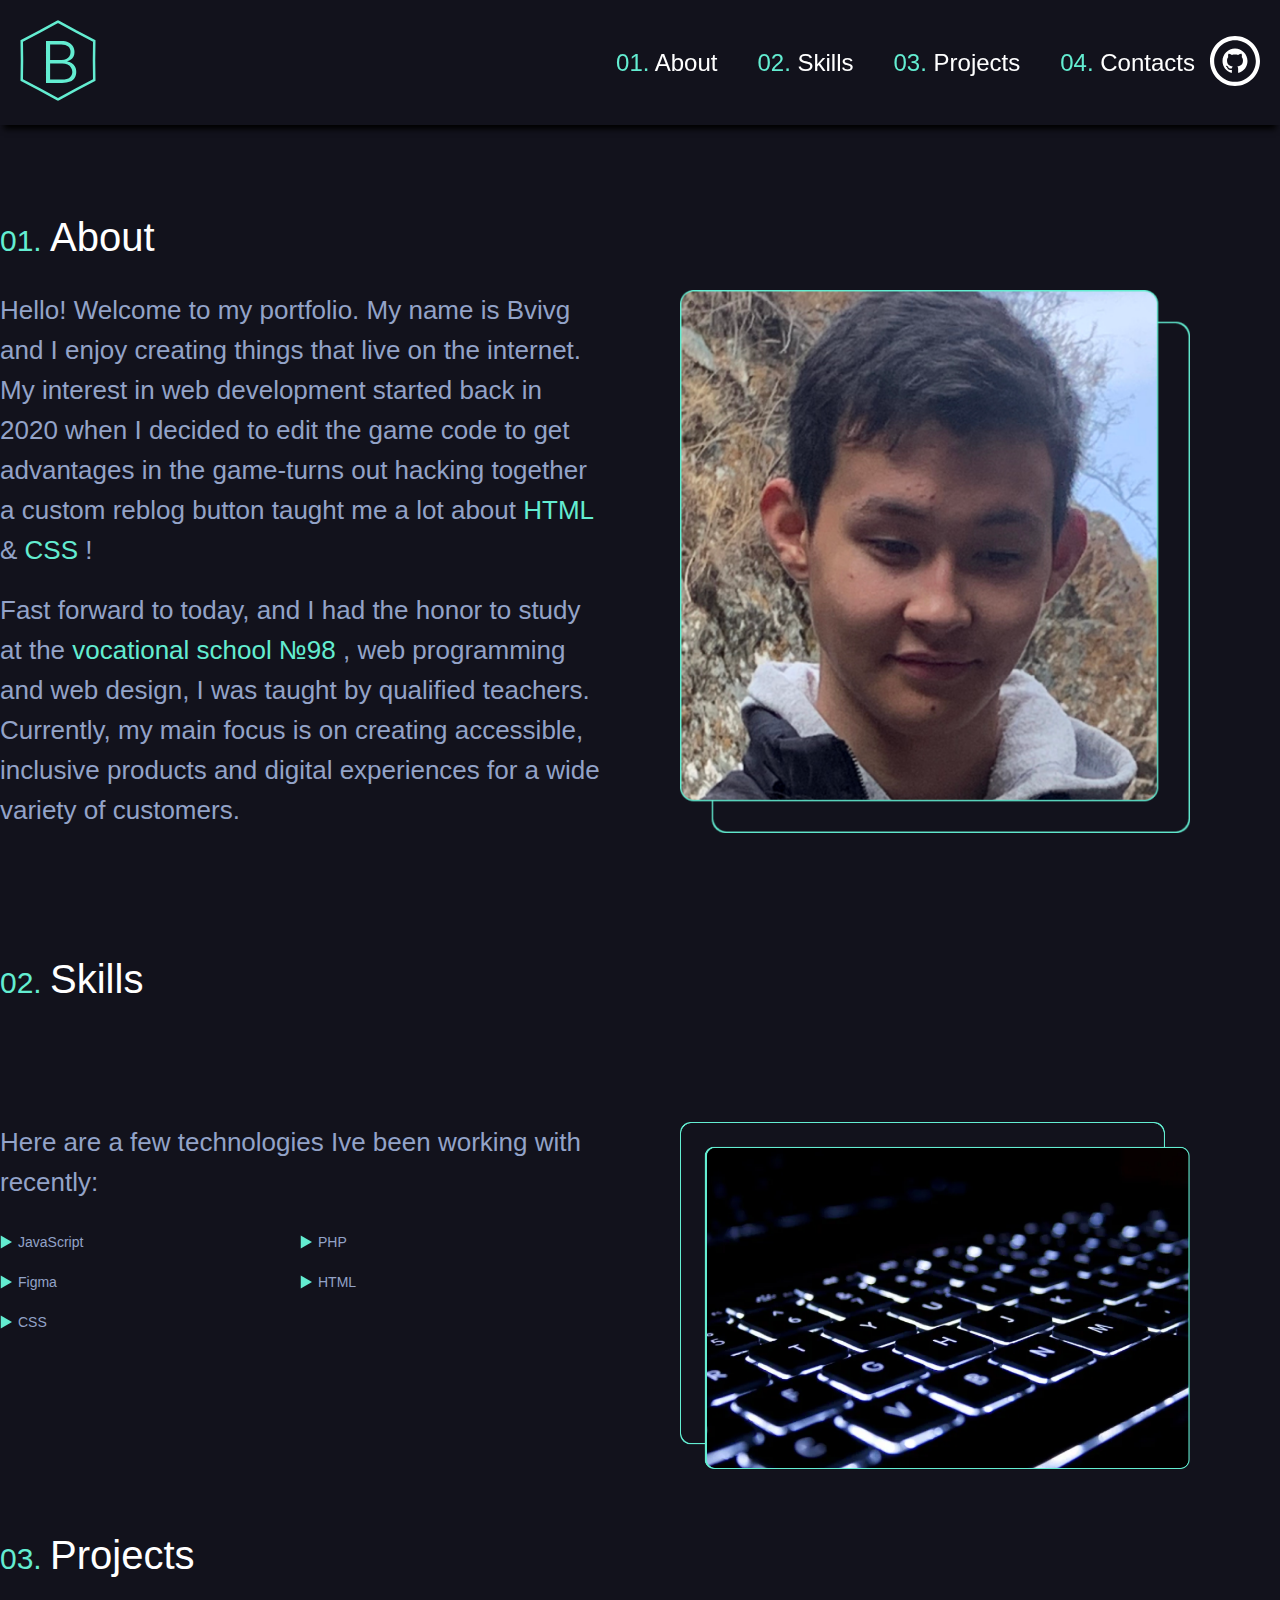
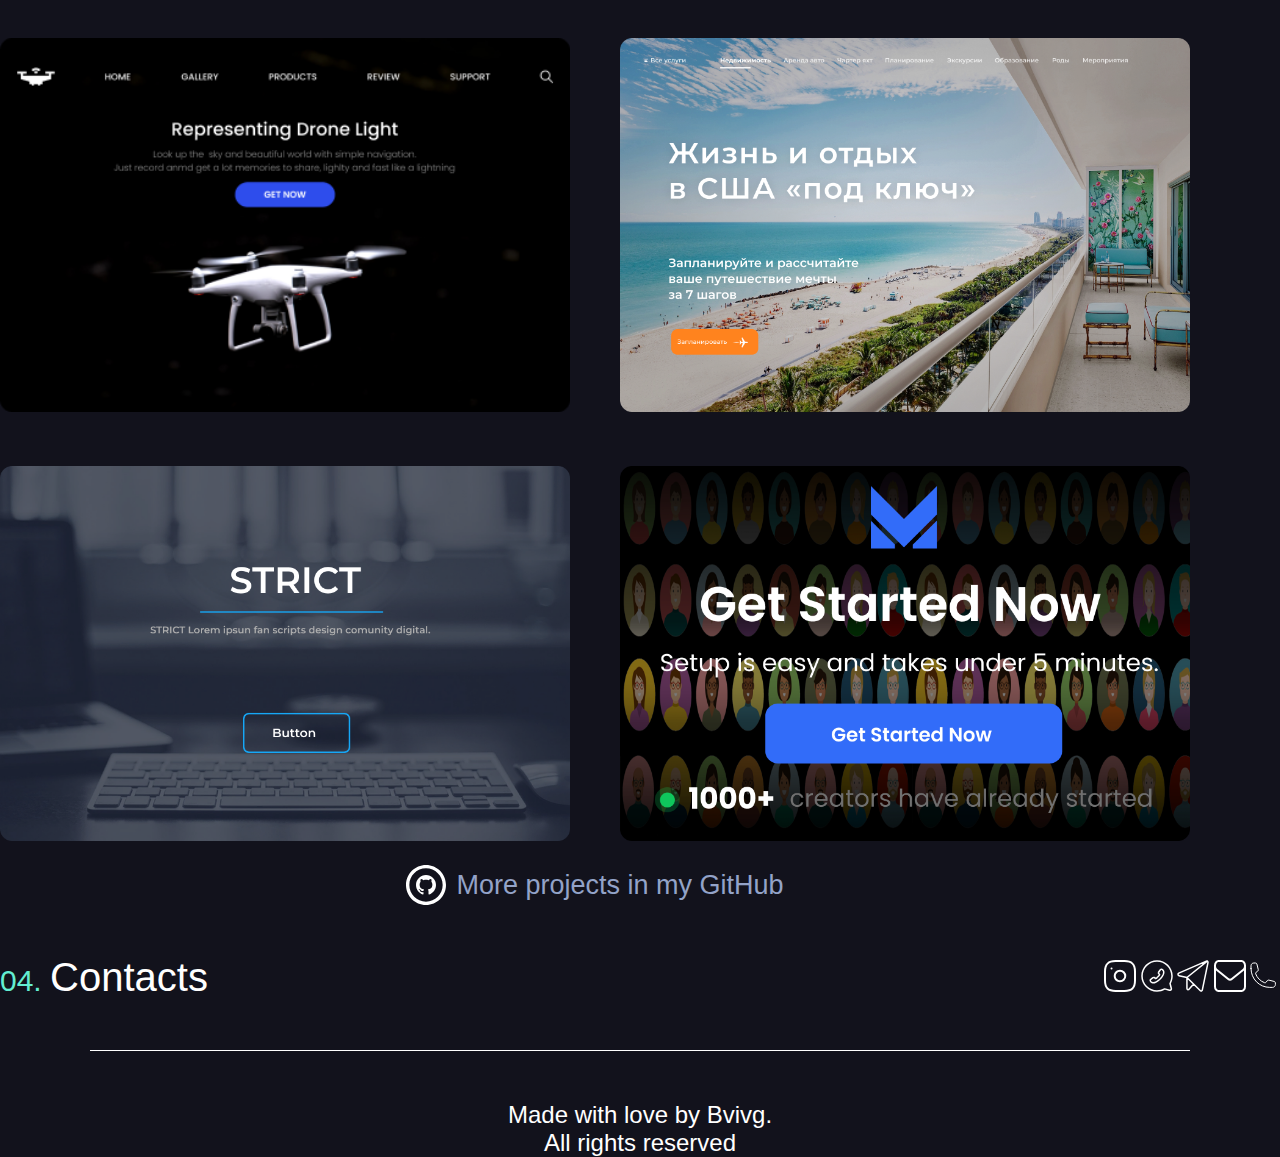
<file: index.html>
<!DOCTYPE html>
<html lang="en">

<head>
  <meta charset="UTF-8">
  <meta http-equiv="X-UA-Compatible" content="IE=edge">
  <meta name="viewport" content="width=device-width, initial-scale=1.0">
  <link rel="stylesheet" href="./assets/css/hamburger.css">
  <link rel="stylesheet" href="./assets/css/style.css">
  <link rel="website icon" type="svg" href="./assets/img/logo.svg">
  <title>Bvivg</title>
</head>

<body>

  <div class="wrapper">
    <header class="header-bg">
      <header class="header container">

        <a href="#">
          <img class="logo" src="./assets/img/logo.svg" alt="">
        </a>

        <div class="hamburger-menu">
          <span></span>
        </div>

        <nav class="nav__collapse">
          <nav class="nav">
            <a href="#about" class="nav-link">
              <span class="number">01. </span>
              <span class="word">About</span>
            </a>
            <a href="#skills" class="nav-link">
              <span class="number">02. </span>
              <span class="word">Skills</span>
            </a>
            <a href="#projects" class="nav-link">
              <span class="number">03. </span>
              <span class="word">Projects</span>
            </a>
            <a href="#contacts" class="nav-link">
              <span class="number">04. </span>
              <span class="word">Contacts</span>
            </a>
          </nav>
          <a href="https://github.com/Bvivg" class="button">
            <img src="./assets/img/github.svg" alt="">
          </a>
        </nav>

      </header>
    </header>
    <section class="about container" id="about">
      <span class="block-title">
        <span class="title-number">01. </span>
        <span class="title-word">About</span>
      </span>
      <div class="about-block">
        <div class="about-block-desc">
          <p>
            Hello! Welcome to my portfolio. My name is Bvivg and I enjoy creating things that live on the internet. My
            interest in
            web development started back in 2020 when I decided to edit the game code to get advantages in the
            game-turns out
            hacking together a custom reblog button taught me a lot about
            <a href="http://htmlbook.ru/" class="text-links">HTML</a>
            &
            <a href="http://www.css.ru/" class="text-links">CSS</a>
            !
          </p>
          <p>
            Fast forward to today, and I had the honor to study at the <a href="https://www.pls98.kg/"
              class="text-links">vocational school №98</a> , web programming and web design, I
            was taught by qualified teachers. Currently, my main focus is on creating accessible, inclusive products and
            digital
            experiences for a wide variety of customers.
          </p>
        </div>
        <div class="about-block-photo">
          <img src="./assets/img/me.png" alt="">
        </div>
      </div>
    </section>

    <section class="skills container" id="skills">
      <span class="block-title">
        <span class="title-number">02. </span>
        <span class="title-word">Skills</span>
      </span>
      <div class="skills-block">
        <div class="skills-block-desc">
          <p>
            Here are a few technologies Ive been working with recently:
          </p>
          <div class="skills-block-desc-links">
            <a href="https://www.javascript.com/">
              <svg width="13" height="14" viewBox="0 0 13 14" fill="none" xmlns="http://www.w3.org/2000/svg">
                <path d="M12.0077 7.00793L0.750788 13.4912L0.764565 0.500811L12.0077 7.00793Z" fill="#63EDD1" />
              </svg>
              JavaScript
            </a>
            <a href="https://www.php.net/">
              <svg width="13" height="14" viewBox="0 0 13 14" fill="none" xmlns="http://www.w3.org/2000/svg">
                <path d="M12.0077 7.00793L0.750788 13.4912L0.764565 0.500811L12.0077 7.00793Z" fill="#63EDD1" />
              </svg>
              PHP
            </a>
            <a href="https://figma.com">
              <svg width="13" height="14" viewBox="0 0 13 14" fill="none" xmlns="http://www.w3.org/2000/svg">
                <path d="M12.0077 7.00793L0.750788 13.4912L0.764565 0.500811L12.0077 7.00793Z" fill="#63EDD1" />
              </svg>
              Figma
            </a>
            <a href="http://htmlbook.ru/">
              <svg width="13" height="14" viewBox="0 0 13 14" fill="none" xmlns="http://www.w3.org/2000/svg">
                <path d="M12.0077 7.00793L0.750788 13.4912L0.764565 0.500811L12.0077 7.00793Z" fill="#63EDD1" />
              </svg>
              HTML
            </a>
            <a href="http://www.css.ru/">
              <svg width="13" height="14" viewBox="0 0 13 14" fill="none" xmlns="http://www.w3.org/2000/svg">
                <path d="M12.0077 7.00793L0.750788 13.4912L0.764565 0.500811L12.0077 7.00793Z" fill="#63EDD1" />
              </svg>
              CSS
            </a>
          </div>

        </div>
        <div class="skills-block-photo">
          <img src="./assets/img/keyboard.png" alt="">
        </div>
      </div>
    </section>

    <section class="project container" id="projects">
      <span class="block-title">
        <span class="title-number">03. </span>
        <span class="title-word">Projects</span>
      </span>
      <div class="project-block">
        <div class="project-block-center">
          <div class="project-block-cards">
            <a href="https://bvivg.github.io/Autodrone/" class="project-block-cards-image"><img
                src="./assets/img/autodrone.png" alt=""></a>
            <a href="https://bvivg.github.io/Exam/" class="project-block-cards-image"><img src="./assets/img/exam.png"
                alt=""></a>
            <a href="https://bvivg.github.io/Strict/" class="project-block-cards-image"><img
                src="./assets/img/strict.png" alt=""></a>
            <a href="https://bvivg.github.io/Marico/" class="project-block-cards-image"><img
                src="./assets/img/marico.png" alt=""></a>
          </div>
          <a class="github-link" href="https://github.com/Bvivg?tab=repositories">
            <img src="./assets/img/github.svg" alt="">
            More projects in my GitHub
          </a>
        </div>

      </div>
    </section>

    <section class="contacts container" id="contacts">
      
      <span class="block-title">
        <span class="title-number">04. </span>
        <span class="title-word">Contacts</span>
      </span>
      <div>
        <a href="https://instagram.com/bvivg_?igshid=ZDdkNTZiNTM="><img src="./assets/img/instagram.svg" alt=""></a>
        <a href="https://api.whatsapp.com/send?phone=996551356350"><img src="./assets/img/whatsapp.svg" alt=""></a>
        <a href="https://xn--80affa3aj0al.xn--80asehdb/#-1896868184"><img src="./assets/img/telegram.svg" alt=""></a>
        <a href="mailto:tatytygulovbatyrbek19@gmail.com"><img src="./assets/img/mail.svg" alt=""></a>
        <a href="tel:+996551356350"><img src="./assets/img/tel.svg" alt=""></a>
      </div>
    </section>

    <img class="line container" src="./assets/img/line.svg" alt="">
    <footer class="footer">
      <span>Made with love by Bvivg.</span>
      <span>All rights reserved</span>
      
    </footer>
  </div>


  <script src="./assets/js/script.js"></script>
</body>

</html>
</file>
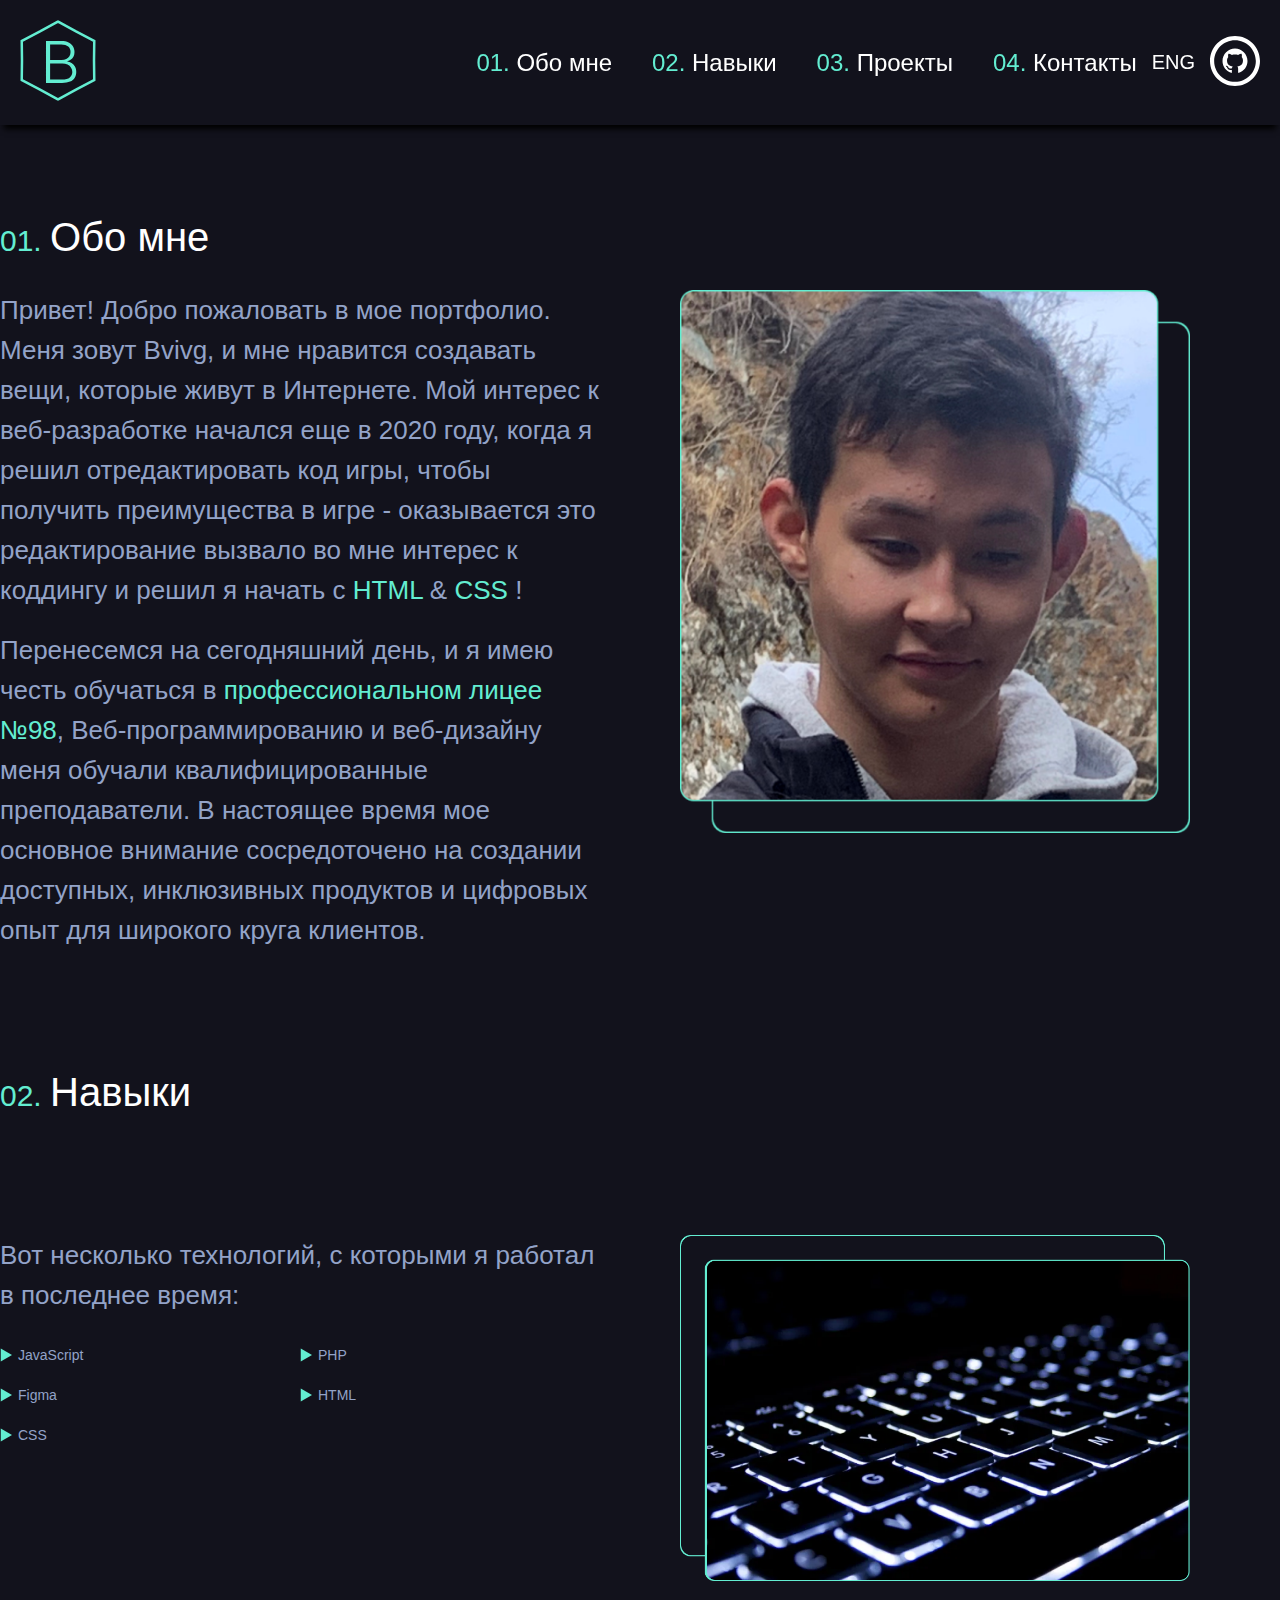
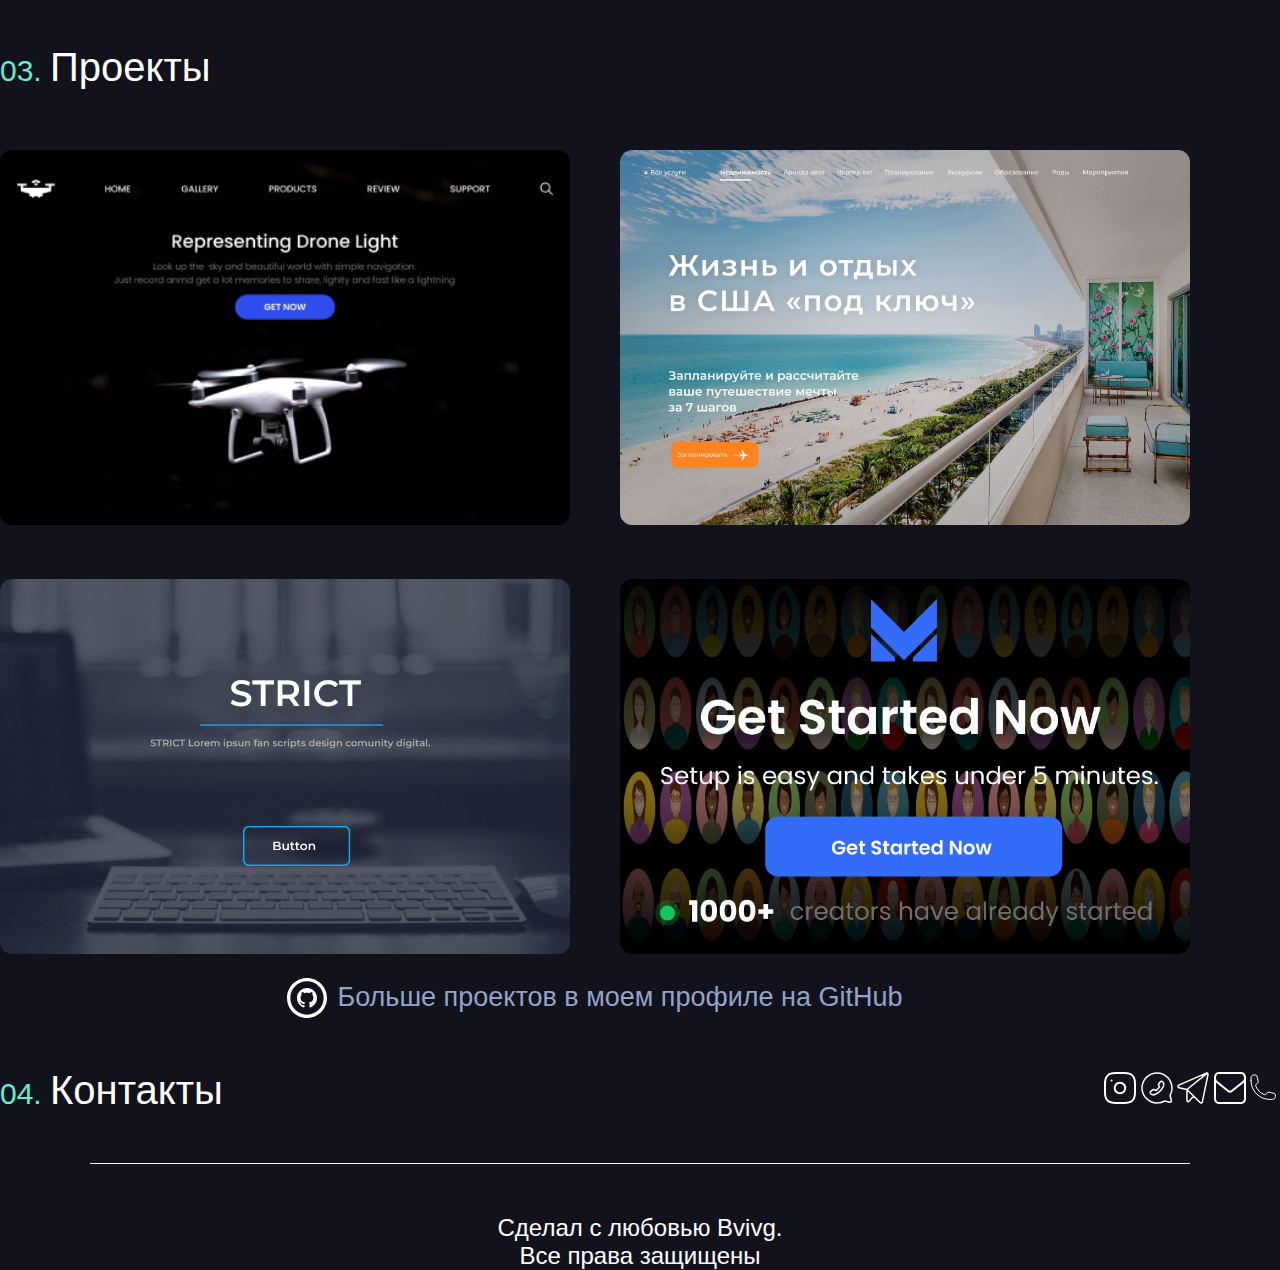
<file: index-ru.html>
<!DOCTYPE html>
<html lang="en">

<head>
  <meta charset="UTF-8">
  <meta http-equiv="X-UA-Compatible" content="IE=edge">
  <meta name="viewport" content="width=device-width, initial-scale=1.0">
  <link rel="stylesheet" href="./assets/css/hamburger.css">
  <link rel="stylesheet" href="./assets/css/style.css">
  <link rel="website icon" type="svg" href="./assets/img/logo.svg">
  <title>Bvivg</title>
</head>

<body>

  <div class="wrapper">
    <header class="header-bg">
      <header class="header container">

        <a href="#">
          <img class="logo" src="./assets/img/logo.svg" alt="">
        </a>

        <div class="hamburger-menu">
          <span></span>
        </div>

        <nav class="nav__collapse">
          <nav class="nav">
            <a href="#about" class="nav-link">
              <span class="number">01. </span>
              <span class="word">Обо мне</span>
            </a>
            <a href="#skills" class="nav-link">
              <span class="number">02. </span>
              <span class="word">Навыки</span>
            </a>
            <a href="#projects" class="nav-link">
              <span class="number">03. </span>
              <span class="word">Проекты</span>
            </a>
            <a href="#contacts" class="nav-link">
              <span class="number">04. </span>
              <span class="word">Контакты</span>
            </a>
          </nav>
          <a href="./index.html" style="font-size: 20px; color: #FFF;">ENG</a>
          <a href="https://github.com/Bvivg" class="button">
            <img src="./assets/img/github.svg" alt="">
          </a>
        </nav>

      </header>
    </header>
    <section class="about container" id="about">
      <span class="block-title">
        <span class="title-number">01. </span>
        <span class="title-word">Обо мне</span>
      </span>
      <div class="about-block">
        <div class="about-block-desc">
          <p>
          Привет! Добро пожаловать в мое портфолио. Меня зовут Bvivg, и мне нравится создавать вещи, которые живут в Интернете.
          Мой
          интерес к
          веб-разработке начался еще в 2020 году, когда я решил отредактировать код игры, чтобы получить преимущества в
          игре - оказывается
          это редактирование вызвало во мне интерес к коддингу и решил я начать с 
            <a href="http://htmlbook.ru/" class="text-links">HTML</a>
            &
            <a href="http://www.css.ru/" class="text-links">CSS</a>
            !
          </p>
          <p>
            Перенесемся на сегодняшний день, и я имею честь обучаться в <a href="https://www.pls98.kg/" class="text-links">
              профессиональном лицее №98</a>, Веб-программированию и веб-дизайну меня
            обучали квалифицированные преподаватели. В настоящее время мое основное внимание сосредоточено на создании доступных,
            инклюзивных продуктов и
            цифровых
            опыт для широкого круга клиентов.
          </p>
        </div>
        <div class="about-block-photo">
          <img src="./assets/img/me.png" alt="">
        </div>
      </div>
    </section>

    <section class="skills container" id="skills">
      <span class="block-title">
        <span class="title-number">02. </span>
        <span class="title-word">Навыки</span>
      </span>
      <div class="skills-block">
        <div class="skills-block-desc">
          <p>
            Вот несколько технологий, с которыми я работал в последнее время:
          </p>
          <div class="skills-block-desc-links">
            <a href="https://www.javascript.com/">
              <svg width="13" height="14" viewBox="0 0 13 14" fill="none" xmlns="http://www.w3.org/2000/svg">
                <path d="M12.0077 7.00793L0.750788 13.4912L0.764565 0.500811L12.0077 7.00793Z" fill="#63EDD1" />
              </svg>
              JavaScript
            </a>
            <a href="https://www.php.net/">
              <svg width="13" height="14" viewBox="0 0 13 14" fill="none" xmlns="http://www.w3.org/2000/svg">
                <path d="M12.0077 7.00793L0.750788 13.4912L0.764565 0.500811L12.0077 7.00793Z" fill="#63EDD1" />
              </svg>
              PHP
            </a>
            <a href="https://figma.com">
              <svg width="13" height="14" viewBox="0 0 13 14" fill="none" xmlns="http://www.w3.org/2000/svg">
                <path d="M12.0077 7.00793L0.750788 13.4912L0.764565 0.500811L12.0077 7.00793Z" fill="#63EDD1" />
              </svg>
              Figma
            </a>
            <a href="http://htmlbook.ru/">
              <svg width="13" height="14" viewBox="0 0 13 14" fill="none" xmlns="http://www.w3.org/2000/svg">
                <path d="M12.0077 7.00793L0.750788 13.4912L0.764565 0.500811L12.0077 7.00793Z" fill="#63EDD1" />
              </svg>
              HTML
            </a>
            <a href="http://www.css.ru/">
              <svg width="13" height="14" viewBox="0 0 13 14" fill="none" xmlns="http://www.w3.org/2000/svg">
                <path d="M12.0077 7.00793L0.750788 13.4912L0.764565 0.500811L12.0077 7.00793Z" fill="#63EDD1" />
              </svg>
              CSS
            </a>
          </div>

        </div>
        <div class="skills-block-photo">
          <img src="./assets/img/keyboard.png" alt="">
        </div>
      </div>
    </section>

    <section class="project container" id="projects">
      <span class="block-title">
        <span class="title-number">03. </span>
        <span class="title-word">Проекты</span>
      </span>
      <div class="project-block">
        <div class="project-block-center">
          <div class="project-block-cards">
            <a href="https://bvivg.github.io/Autodrone/" class="project-block-cards-image"><img
                src="./assets/img/autodrone.png" alt=""></a>
            <a href="https://bvivg.github.io/Exam/" class="project-block-cards-image"><img src="./assets/img/exam.png"
                alt=""></a>
            <a href="https://bvivg.github.io/Strict/" class="project-block-cards-image"><img
                src="./assets/img/strict.png" alt=""></a>
            <a href="https://bvivg.github.io/Marico/" class="project-block-cards-image"><img
                src="./assets/img/marico.png" alt=""></a>
          </div>
          <a class="github-link" href="https://github.com/Bvivg?tab=repositories">
            <img src="./assets/img/github.svg" alt="">
            Больше проектов в моем профиле на GitHub
          </a>
        </div>

      </div>
    </section>

    <section class="contacts container" id="contacts">

      <span class="block-title">
        <span class="title-number">04. </span>
        <span class="title-word">Контакты</span>
      </span>
      <div>
        <a href="https://instagram.com/bvivg_?igshid=ZDdkNTZiNTM="><img src="./assets/img/instagram.svg" alt=""></a>
        <a href="https://api.whatsapp.com/send?phone=996551356350"><img src="./assets/img/whatsapp.svg" alt=""></a>
        <a href="https://xn--80affa3aj0al.xn--80asehdb/#-1896868184"><img src="./assets/img/telegram.svg" alt=""></a>
        <a href="mailto:tatytygulovbatyrbek19@gmail.com"><img src="./assets/img/mail.svg" alt=""></a>
        <a href="tel:+996551356350"><img src="./assets/img/tel.svg" alt=""></a>
      </div>
    </section>

    <img class="line container" src="./assets/img/line.svg" alt="">
    <footer class="footer">
      <span>Сделал с любовью Bvivg.</span>
      <span>Все права защищены</span>

    </footer>
  </div>


  <script src="./assets/js/script.js"></script>
</body>

</html>
</file>
<file: assets/css/hamburger.css>
.hamburger-menu {
  margin-left: auto;
  width: 24px;
  height: 24px;
  padding: 3px;
  box-sizing: border-box;
  position: relative;
  display: none;
}

.hamburger-menu span {
  display: inline-block;
  width: 100%;
  height: 0.0625rem;
  position: absolute;
  top: 11px;
  left: 0;
  right: 0;
  border-radius: 10px;
  background: #FFFFFF;
  transition: 0.6s all;
}

.hamburger-menu span::before {
  content: "";
  position: absolute;
  width: 100%;
  height: 0.0625rem;
  top: 6px;
  left: 0;
  right: 0;
  border-radius: 10px;
  background: #FFFFFF;
  transition: 0.6s all;
}

.hamburger-menu span::after {
  content: "";
  position: absolute;
  width: 100%;
  height: 0.0625rem;
  top: -6px;
  left: 0;
  right: 0;
  border-radius: 10px;
  background: #FFFFFF;
  transition: 0.6s all;
}

.hamburger-menu.is-active span {
  transform: rotate(135deg);
}

.hamburger-menu.is-active span::before {
  top: 0;
  transform: rotate(90deg);
}

.hamburger-menu.is-active span::after {
  width: 0;
  height: 0;
  top: 0;
}

@media screen and (max-width: 768px) {
  .hamburger-menu {
    display: block;
  }


  .nav__collapse {
    display: flex;
    flex-direction: column;
    transition: .6s all;
    max-height: 0;
    position: absolute;
    top: 70px;
    overflow: hidden;
    font-size: 20px;
    left: 0;
    right: 0;
    padding: 0 40px;
    box-sizing: border-box;
    background: linear-gradient(180deg, #12121C 0%, rgba(18, 18, 28, 0.86) 100%);
    z-index: 999;
    text-align: center;
    margin-left: 0 !important;
  }

  .nav__collapse.is-active {
    box-shadow: inset 0px 8px 6px -4px rgba(0, 0, 0, 0.67);
    border-bottom: 1px solid black;
    max-height: 800px;
    padding-top: 50px;
    padding-bottom: 50px;
  }

  .button {
    margin-left: 0 !important;
    margin-top: 10px;
  }

  .nav {
    font-size: 20px;
    margin-left: 0 !important;
    flex-direction: column;
  }

  .nav a {
    font-size: 20px;
    text-align: center;
  }
}
</file>
<file: assets/css/style.css>
* {
  margin: 0;
  padding: 0;
  color: inherit;
  text-decoration: none;
  list-style: none;
  background: none;
  border: none;
  outline: none;
  font-size: inherit;
  font-weight: inherit;
  font-family: inherit;
}

html {
  scroll-behavior: smooth;
}

.wrapper {
  font-family: Arial, Helvetica, sans-serif;
  min-height: 100vh;
  background: #12121c;
}

.container {
  max-width: 1280px;
  margin: 0 auto;
}

.header {
  display: flex;
  width: 100%;
  align-items: center;
}
.header-bg {
  box-shadow: 0px 8px 6px -4px rgb(0, 0, 0);
  position: sticky;
  top: 0;
  z-index: 99999;
  padding: 0 20px;
  background: #12121C;
  padding: 20px;
}

.nav {
  display: flex;
  color: #fff;
  margin-left: auto;
  align-items: center;
  gap: 40px;
}
.nav__collapse {
  display: flex;
  width: 100%;
  gap: 15px;
  align-items: center;
}
.nav-link {
  font-size: 24px;
}

.button img {
  width: 50px;
}

.number {
  color: #63EDD1;
}

.word {
  color: #fff;
}

.title-number {
  font-size: 30px;
  color: #63edd1;
  font-weight: 400;
}

.title-word {
  font-weight: 400;
  font-size: 40px;
  color: #fff;
}

.skills {
  margin-top: 120px;
  width: 100%;
}
.skills-block {
  margin-top: 120px;
  display: flex;
  justify-content: space-between;
}
.skills-block-desc {
  font-size: 26px;
  max-width: 600px;
  display: flex;
  gap: 20px;
  width: 100%;
  color: #93A3C8;
  line-height: 40px;
  flex-direction: column;
}
.skills-block-desc-links {
  display: grid;
  grid-template-columns: 1fr 1fr;
}
.skills-block-desc-links a {
  align-items: center;
  display: flex;
  gap: 5px;
  font-size: 14px;
  transition: 0.4s all;
}
.skills-block-desc-links a:hover {
  color: #63edd1;
}
.skills-block-photo {
  max-width: 600px;
}
.skills-block-photo img {
  width: 85%;
}

.text-links {
  color: #63EDD1;
}

.about {
  margin-top: 90px;
  width: 100%;
}
.about-block {
  margin-top: 30px;
  display: flex;
  justify-content: space-between;
}
.about-block-desc {
  font-size: 26px;
  max-width: 600px;
  display: flex;
  gap: 20px;
  width: 100%;
  color: #93A3C8;
  line-height: 40px;
  flex-direction: column;
}
.about-block-photo {
  max-width: 600px;
}
.about-block-photo img {
  width: 85%;
}

.github-link {
  color: #93A3C8;
  font-size: 27px;
  display: flex;
  margin-top: 20px;
  gap: 10px;
  align-items: center;
}
.github-link img {
  width: 40px;
}

.project {
  margin-top: 60px;
}
.project-block {
  display: flex;
  flex-direction: column;
  margin-left: auto;
  width: 100%;
  align-items: start;
  margin-top: 60px;
}
.project-block-center {
  display: flex;
  flex-direction: column;
  align-items: center;
}
.project-block-cards {
  display: grid;
  grid-template-columns: 570px 570px;
  gap: 50px;
}
.project-block-cards-image {
  max-width: 570px;
}
.project-block-cards-image img {
  width: 100%;
}

.contacts {
  margin-top: 50px;
  display: flex;
  align-items: center;
  width: 100%;
  justify-content: space-between;
}

.line {
  display: flex;
  align-items: center;
  margin-top: 50px;
  margin-bottom: 50px;
}

.footer {
  display: flex;
  align-items: center;
  text-align: center;
  justify-content: center;
  color: #fff;
  font-size: 24px;
  font-weight: 100;
  flex-direction: column;
}

@media screen and (max-width: 768px) {
  .wrapper {
    overflow: hidden;
  }
  .logo {
    width: 24px;
  }
  .header-bg {
    position: fixed;
    width: 90%;
    top: 0;
    z-index: 99999;
  }
  .header {
    align-items: center;
  }
  .about {
    margin-top: 100px;
    padding: 20px;
    box-sizing: border-box;
  }
  .about-block-desc {
    font-size: 16px;
    line-height: 25px;
    width: 100%;
  }
  .about-block-photo {
    display: none;
  }
  .skills {
    margin-top: 20px;
    padding: 20px;
    box-sizing: border-box;
  }
  .skills-block {
    margin-top: 20px;
  }
  .skills-block-desc {
    font-size: 16px;
    line-height: 25px;
    width: 100%;
  }
  .skills-block-photo {
    display: none;
  }
  .project {
    margin-top: 30px;
    padding: 20px;
  }
  .project-block {
    display: flex;
    flex-direction: column;
    width: 100%;
    margin-top: 30px;
  }
  .project-block-center {
    display: flex;
    flex-direction: column;
    align-items: center;
    box-sizing: border-box;
  }
  .project-block-cards {
    display: flex;
    flex-direction: column;
    margin: 0;
    align-items: center;
    width: 100%;
    gap: 20px;
  }
  .project-block-cards-image {
    max-width: 500px;
  }
  .project-block-cards-image img {
    width: 100%;
  }
  .github-link {
    color: #93A3C8;
    font-size: 16px;
    display: flex;
    margin-top: 10px;
    gap: 5px;
    align-items: center;
  }
  .github-link img {
    width: 20px;
  }
  .footer {
    font-style: 16px;
  }
  .contacts {
    padding: 20px;
    box-sizing: border-box;
  }
  .contacts div a img {
    width: 16px;
  }
  .title-number {
    font-size: 20px;
    color: #63edd1;
    font-weight: 400;
  }
  .title-word {
    font-weight: 400;
    font-size: 30px;
    color: #fff;
  }
}

/*# sourceMappingURL=style.css.map */
</file>
